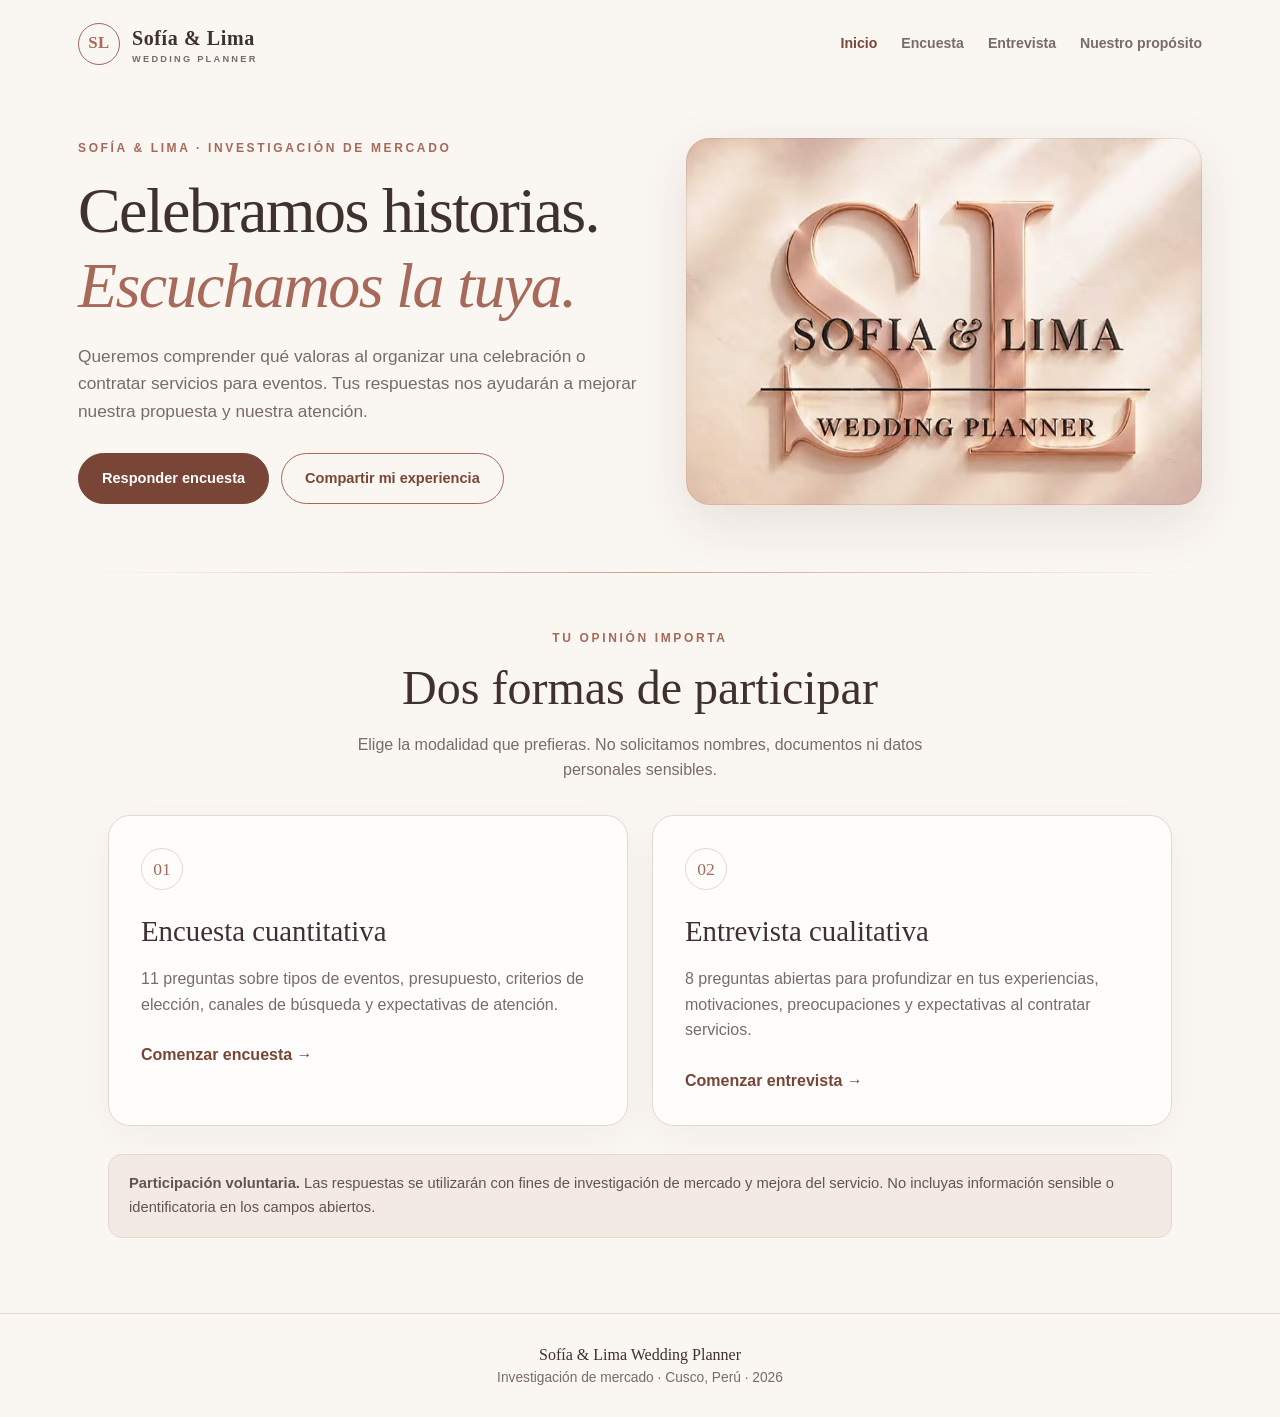
<file: index.html>
<!doctype html><html lang="es"><head><meta charset="utf-8"><meta name="viewport" content="width=device-width,initial-scale=1"><meta name="theme-color" content="#faf6f1"><meta name="description" content="Sofía & Lima Wedding Planner: comparte tu experiencia y ayúdanos a crear eventos memorables."><title>Sofía & Lima · Escuchamos tu experiencia</title><link rel="stylesheet" href="styles.css"></head>
<body><header class="site-header"><a class="wordmark" href="index.html"><span class="monogram" aria-hidden="true">SL</span><span>Sofía & Lima<small>Wedding Planner</small></span></a><nav class="main-nav" aria-label="Navegación principal"><a href="index.html" aria-current="page">Inicio</a><a href="cuantitativo.html">Encuesta</a><a href="cualitativo.html">Entrevista</a><a href="objetivos.html">Nuestro propósito</a></nav></header>
<main><section class="hero"><div class="hero-copy"><div class="eyebrow">Sofía & Lima · Investigación de mercado</div><h1>Celebramos historias.<br><em>Escuchamos la tuya.</em></h1><p class="lead">Queremos comprender qué valoras al organizar una celebración o contratar servicios para eventos. Tus respuestas nos ayudarán a mejorar nuestra propuesta y nuestra atención.</p><div class="actions"><a class="btn btn-primary" href="cuantitativo.html">Responder encuesta</a><a class="btn btn-secondary" href="cualitativo.html">Compartir mi experiencia</a></div></div><div class="brand-photo"><img src="assets/logo-sofia-lima.jpg" alt="Logotipo de Sofía & Lima Wedding Planner" width="750" height="532"></div></section>
<div class="ornament"></div><section class="wrap"><div class="section-intro"><div class="eyebrow">Tu opinión importa</div><h2>Dos formas de participar</h2><p>Elige la modalidad que prefieras. No solicitamos nombres, documentos ni datos personales sensibles.</p></div><div class="cards"><article class="card"><span class="number">01</span><h3>Encuesta cuantitativa</h3><p>11 preguntas sobre tipos de eventos, presupuesto, criterios de elección, canales de búsqueda y expectativas de atención.</p><a href="cuantitativo.html">Comenzar encuesta →</a></article><article class="card"><span class="number">02</span><h3>Entrevista cualitativa</h3><p>8 preguntas abiertas para profundizar en tus experiencias, motivaciones, preocupaciones y expectativas al contratar servicios.</p><a href="cualitativo.html">Comenzar entrevista →</a></article></div><div class="note-strip"><strong>Participación voluntaria.</strong> Las respuestas se utilizarán con fines de investigación de mercado y mejora del servicio. No incluyas información sensible o identificatoria en los campos abiertos.</div></section></main>
<footer class="site-footer"><strong>Sofía & Lima Wedding Planner</strong><div>Investigación de mercado · Cusco, Perú · 2026</div></footer></body></html>
</file>
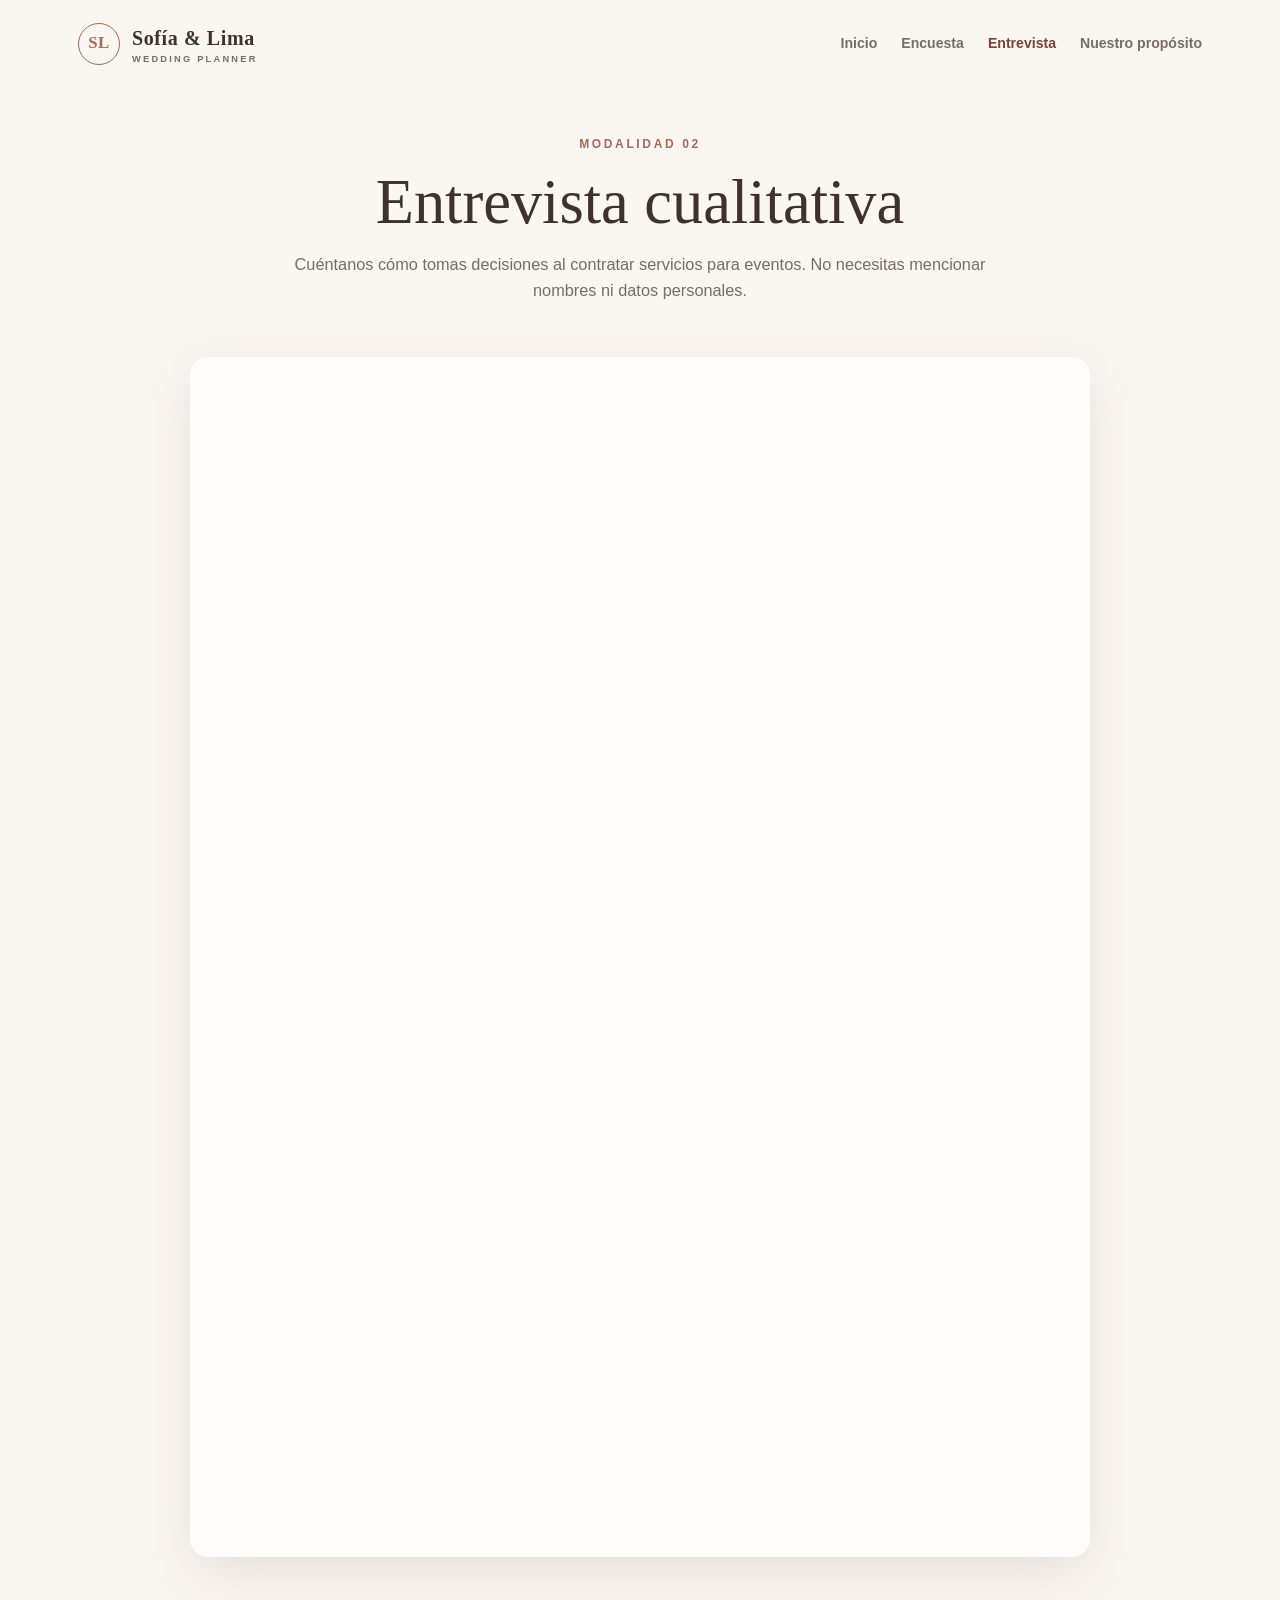
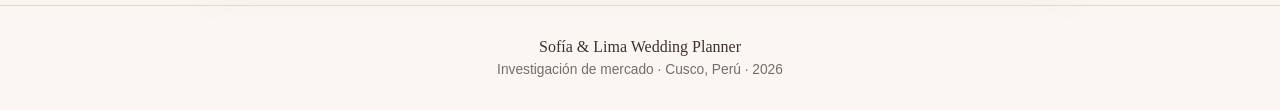
<file: cualitativo.html>
<!doctype html><html lang="es"><head><meta charset="utf-8"><meta name="viewport" content="width=device-width,initial-scale=1"><meta name="theme-color" content="#faf6f1"><title>Entrevista cualitativa · Sofía & Lima</title><link rel="stylesheet" href="styles.css"></head><body><header class="site-header"><a class="wordmark" href="index.html"><span class="monogram" aria-hidden="true">SL</span><span>Sofía & Lima<small>Wedding Planner</small></span></a><nav class="main-nav" aria-label="Navegación principal"><a href="index.html">Inicio</a><a href="cuantitativo.html">Encuesta</a><a href="cualitativo.html" aria-current="page">Entrevista</a><a href="objetivos.html">Nuestro propósito</a></nav></header><main><section class="page-head"><div class="eyebrow">Modalidad 02</div><h1 class="page-title">Entrevista cualitativa</h1><p>Cuéntanos cómo tomas decisiones al contratar servicios para eventos. No necesitas mencionar nombres ni datos personales.</p></section><div class="frame-shell"><div class="setup-warning" id="setup-warning" hidden><strong>Configuración pendiente:</strong> primero implementa Google Apps Script y pega la URL /exec en <code>config.js</code> para activar el formulario. Consulta el archivo <code>README.md</code> del paquete.</div><iframe class="embed" data-embed-form="qual" title="Entrevista cualitativa" loading="eager" referrerpolicy="strict-origin-when-cross-origin"></iframe></div></main><footer class="site-footer"><strong>Sofía & Lima Wedding Planner</strong><div>Investigación de mercado · Cusco, Perú · 2026</div></footer><script src="config.js"></script><script src="site.js"></script></body></html>
</file>
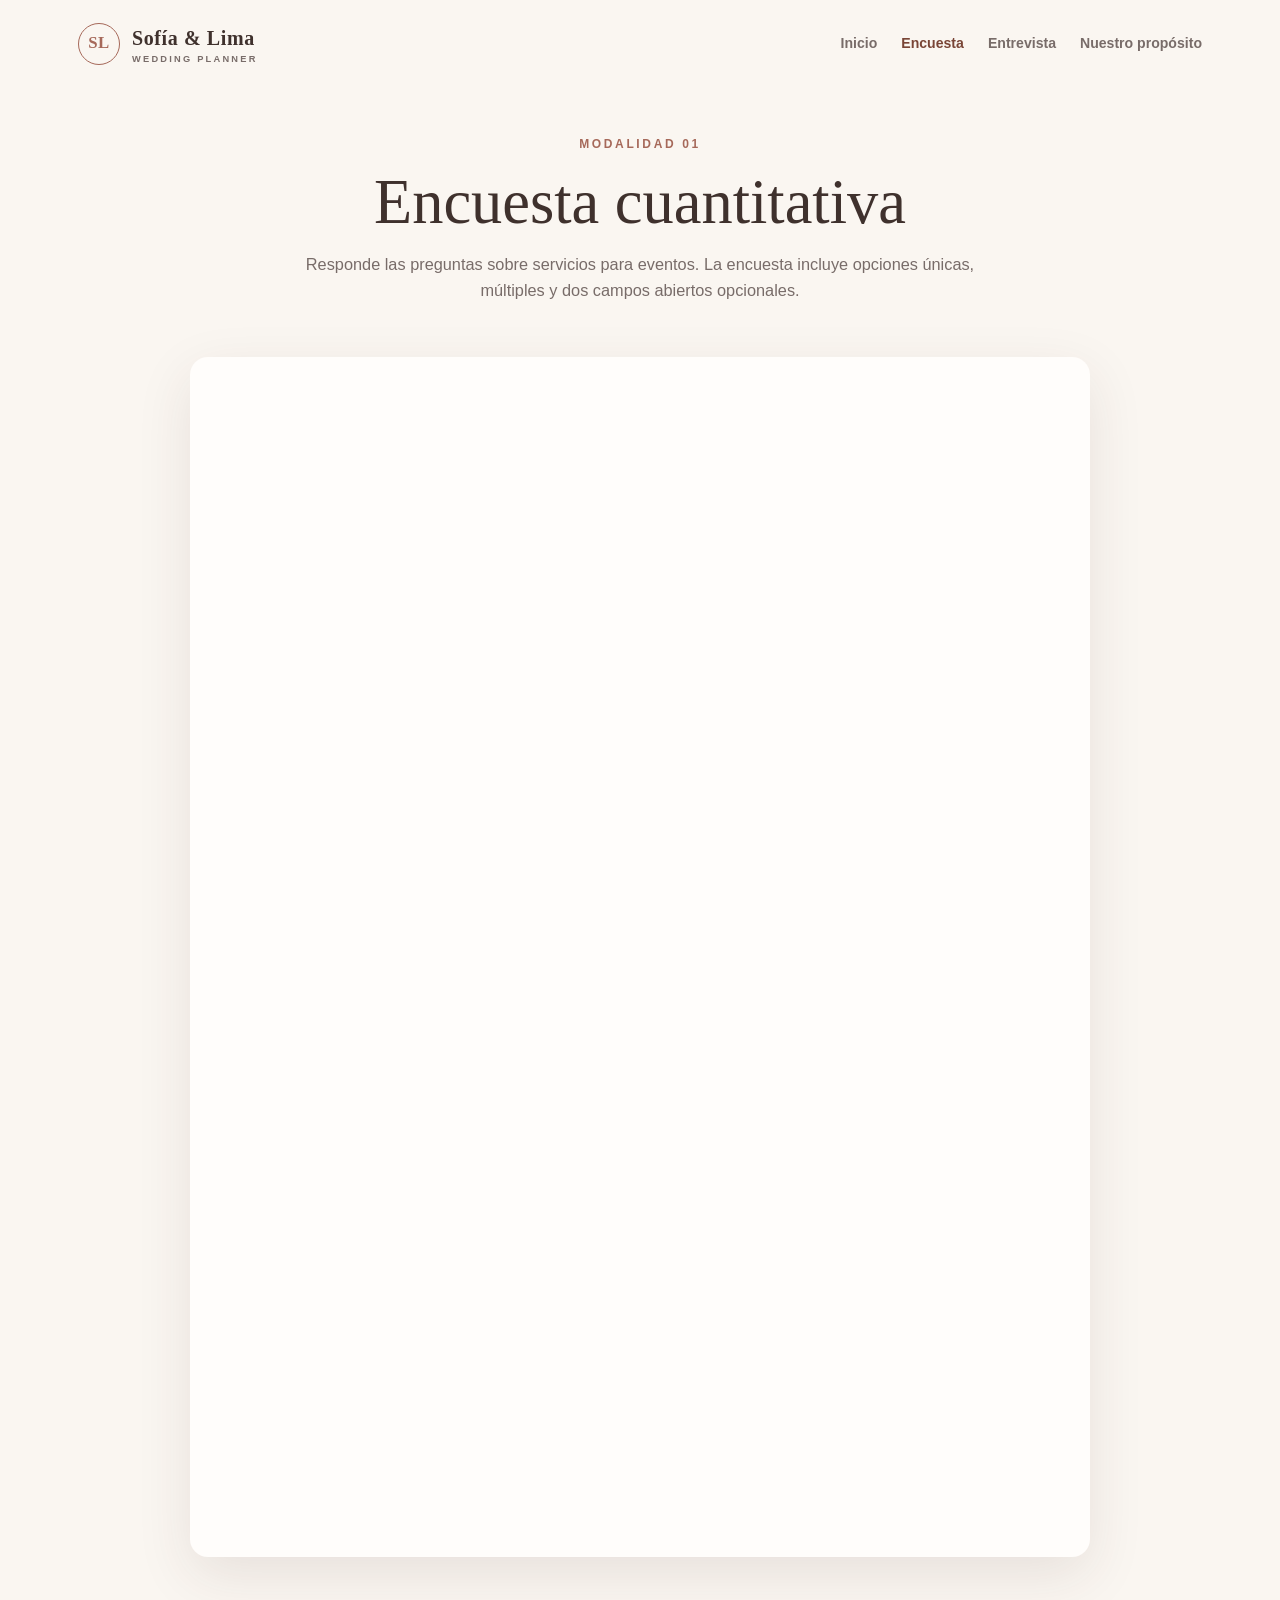
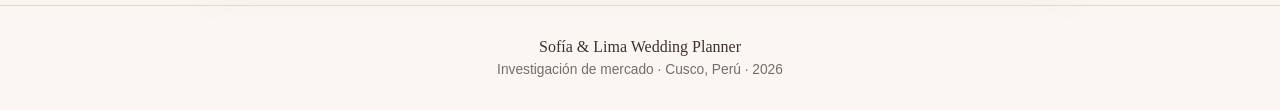
<file: cuantitativo.html>
<!doctype html><html lang="es"><head><meta charset="utf-8"><meta name="viewport" content="width=device-width,initial-scale=1"><meta name="theme-color" content="#faf6f1"><title>Encuesta cuantitativa · Sofía & Lima</title><link rel="stylesheet" href="styles.css"></head><body><header class="site-header"><a class="wordmark" href="index.html"><span class="monogram" aria-hidden="true">SL</span><span>Sofía & Lima<small>Wedding Planner</small></span></a><nav class="main-nav" aria-label="Navegación principal"><a href="index.html">Inicio</a><a href="cuantitativo.html" aria-current="page">Encuesta</a><a href="cualitativo.html">Entrevista</a><a href="objetivos.html">Nuestro propósito</a></nav></header><main><section class="page-head"><div class="eyebrow">Modalidad 01</div><h1 class="page-title">Encuesta cuantitativa</h1><p>Responde las preguntas sobre servicios para eventos. La encuesta incluye opciones únicas, múltiples y dos campos abiertos opcionales.</p></section><div class="frame-shell"><div class="setup-warning" id="setup-warning" hidden><strong>Configuración pendiente:</strong> primero implementa Google Apps Script y pega la URL /exec en <code>config.js</code> para activar el formulario. Consulta el archivo <code>README.md</code> del paquete.</div><iframe class="embed" data-embed-form="quant" title="Encuesta cuantitativa" loading="eager" referrerpolicy="strict-origin-when-cross-origin"></iframe></div></main><footer class="site-footer"><strong>Sofía & Lima Wedding Planner</strong><div>Investigación de mercado · Cusco, Perú · 2026</div></footer><script src="config.js"></script><script src="site.js"></script></body></html>
</file>
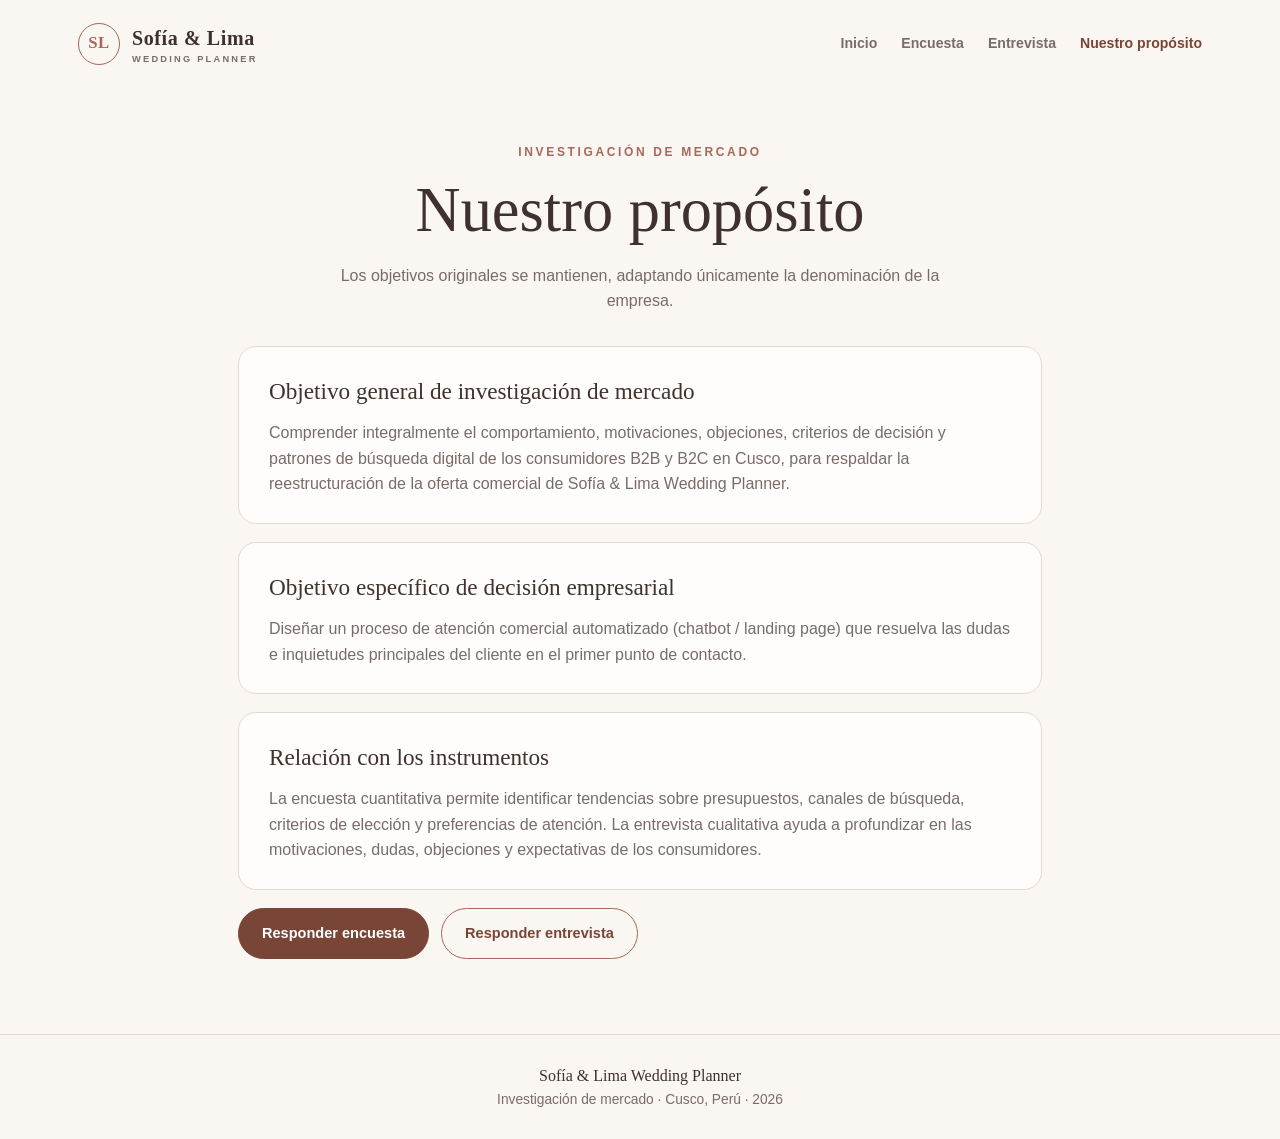
<file: objetivos.html>
<!doctype html><html lang="es"><head><meta charset="utf-8"><meta name="viewport" content="width=device-width,initial-scale=1"><title>Objetivos · Sofía & Lima</title><link rel="stylesheet" href="styles.css"></head><body><header class="site-header"><a class="wordmark" href="index.html"><span class="monogram" aria-hidden="true">SL</span><span>Sofía & Lima<small>Wedding Planner</small></span></a><nav class="main-nav" aria-label="Navegación principal"><a href="index.html">Inicio</a><a href="cuantitativo.html">Encuesta</a><a href="cualitativo.html">Entrevista</a><a href="objetivos.html" aria-current="page">Nuestro propósito</a></nav></header><main class="wrap" style="max-width:860px"><div class="section-intro"><div class="eyebrow">Investigación de mercado</div><h1 class="page-title">Nuestro propósito</h1><p>Los objetivos originales se mantienen, adaptando únicamente la denominación de la empresa.</p></div><article class="objective-box"><h3>Objetivo general de investigación de mercado</h3><p>Comprender integralmente el comportamiento, motivaciones, objeciones, criterios de decisión y patrones de búsqueda digital de los consumidores B2B y B2C en Cusco, para respaldar la reestructuración de la oferta comercial de Sofía & Lima Wedding Planner.</p></article><article class="objective-box"><h3>Objetivo específico de decisión empresarial</h3><p>Diseñar un proceso de atención comercial automatizado (chatbot / landing page) que resuelva las dudas e inquietudes principales del cliente en el primer punto de contacto.</p></article><article class="objective-box"><h3>Relación con los instrumentos</h3><p>La encuesta cuantitativa permite identificar tendencias sobre presupuestos, canales de búsqueda, criterios de elección y preferencias de atención. La entrevista cualitativa ayuda a profundizar en las motivaciones, dudas, objeciones y expectativas de los consumidores.</p></article><div class="actions"><a class="btn btn-primary" href="cuantitativo.html">Responder encuesta</a><a class="btn btn-secondary" href="cualitativo.html">Responder entrevista</a></div></main><footer class="site-footer"><strong>Sofía & Lima Wedding Planner</strong><div>Investigación de mercado · Cusco, Perú · 2026</div></footer></body></html>
</file>
<file: styles.css>
:root{--ink:#3f312d;--muted:#786c69;--copper:#a6695a;--copper-deep:#794536;--rose:#d0a092;--cream:#faf6f1;--linen:#f3eae3;--paper:#fffdfb;--line:#e5d8cf;--shadow:0 18px 55px rgba(73,43,35,.10)}
*{box-sizing:border-box}html{scroll-behavior:smooth}body{margin:0;color:var(--ink);background:var(--cream);font-family:'Segoe UI',Arial,sans-serif;line-height:1.6}a{color:inherit}button,a{touch-action:manipulation}a:focus-visible,button:focus-visible{outline:3px solid var(--rose);outline-offset:3px}
.site-header{display:flex;justify-content:space-between;align-items:center;gap:20px;max-width:1180px;padding:22px 28px;margin:auto}.wordmark{display:flex;align-items:center;gap:12px;text-decoration:none;color:var(--ink);font-family:Georgia,serif;font-size:1.25rem;font-weight:600;letter-spacing:.03em}.monogram{width:42px;height:42px;display:grid;place-items:center;border:1px solid var(--copper);border-radius:50%;color:var(--copper);font-family:Georgia,serif;font-size:1.05rem}.wordmark span small{display:block;font-family:'Segoe UI',Arial,sans-serif;color:var(--muted);font-size:.58rem;letter-spacing:.24em;font-weight:600;text-transform:uppercase;line-height:1.2}.main-nav{display:flex;align-items:center;gap:24px}.main-nav a{text-decoration:none;font-size:.88rem;color:var(--muted);font-weight:600}.main-nav a:hover,.main-nav a[aria-current=page]{color:var(--copper-deep)}
.hero{max-width:1180px;margin:28px auto 44px;padding:0 28px;display:grid;grid-template-columns:1.04fr .96fr;gap:48px;align-items:center}.hero-copy{padding:24px 0}.eyebrow{text-transform:uppercase;letter-spacing:.22em;color:var(--copper);font-size:.75rem;font-weight:700}.hero h1,.page-title,h2{font-family:Georgia,'Times New Roman',serif;font-weight:400;line-height:1.16}.hero h1{font-size:clamp(2.6rem,5vw,4.85rem);margin:16px 0 20px;letter-spacing:-.025em}.hero h1 em{color:var(--copper);font-weight:400}.lead{font-size:1.08rem;color:var(--muted);max-width:590px;margin:0 0 27px}.actions{display:flex;flex-wrap:wrap;gap:12px}.btn{display:inline-flex;align-items:center;justify-content:center;text-align:center;text-decoration:none;border-radius:999px;padding:13px 23px;font-weight:700;font-size:.91rem;border:1px solid var(--copper);min-height:48px;transition:transform .2s,background .2s}.btn:hover{transform:translateY(-2px)}.btn-primary{background:var(--copper-deep);border-color:var(--copper-deep);color:white}.btn-secondary{background:transparent;color:var(--copper-deep)}
.brand-photo{background:#f0e1d9;border-radius:24px;overflow:hidden;box-shadow:var(--shadow);position:relative}.brand-photo img{display:block;width:100%;height:auto;object-fit:contain}.brand-photo:after{content:'';position:absolute;inset:0;border:1px solid rgba(161,109,89,.17);border-radius:24px;pointer-events:none}.ornament{height:1px;max-width:1100px;margin:0 auto;background:linear-gradient(to right,transparent,var(--rose),transparent)}
.wrap{max-width:1120px;margin:auto;padding:56px 28px 75px}.section-intro{text-align:center;max-width:640px;margin:0 auto 32px}.section-intro h2{font-size:clamp(2rem,4vw,3rem);margin:12px 0}.section-intro p,.muted{color:var(--muted)}.cards{display:grid;grid-template-columns:repeat(2,minmax(0,1fr));gap:24px}.card{background:var(--paper);border:1px solid var(--line);border-radius:22px;padding:32px;box-shadow:0 12px 36px rgba(81,55,45,.045)}.card .number{display:inline-grid;place-items:center;width:42px;height:42px;border-radius:50%;border:1px solid var(--line);font-family:Georgia,serif;color:var(--copper);font-size:1.1rem}.card h3{font-family:Georgia,serif;font-weight:400;font-size:1.8rem;margin:18px 0 12px}.card p{color:var(--muted);margin:0 0 25px}.card a{text-decoration:none;font-weight:700;color:var(--copper-deep)}.note-strip{background:var(--linen);border:1px solid var(--line);padding:17px 20px;border-radius:14px;margin-top:28px;color:#63544f;font-size:.92rem}
.page-head{text-align:center;max-width:870px;margin:20px auto 26px;padding:28px 20px}.page-title{font-size:clamp(2.4rem,5vw,3.9rem);margin:12px 0}.page-head p{color:var(--muted);font-size:1.02rem;max-width:700px;margin:0 auto}.frame-shell{max-width:940px;margin:0 auto 48px;padding:0 20px}.embed{display:block;border:0;width:100%;height:1200px;background:var(--paper);border-radius:18px;box-shadow:var(--shadow)}.embed:not(.is-loaded){background:linear-gradient(100deg,#fffaf5,#f4ebe6,#fffaf5);background-size:200%;animation:fade 2s linear infinite}@keyframes fade{to{background-position:200%}}.setup-warning{background:#fff9ed;border:1px solid #e4c9a7;color:#644c35;padding:23px;border-radius:18px;line-height:1.7}.setup-warning a{font-weight:700}.objective-box{padding:26px 30px;border:1px solid var(--line);background:var(--paper);border-radius:18px;margin:18px 0}.objective-box h3{font-family:Georgia,serif;font-size:1.45rem;font-weight:normal;margin:0 0 10px}.objective-box p{margin:0;color:var(--muted)}
.site-footer{border-top:1px solid var(--line);padding:28px 20px;text-align:center;color:var(--muted);font-size:.86rem}.site-footer strong{font-family:Georgia,serif;color:var(--ink);font-size:1rem;font-weight:normal}
@media(max-width:820px){.hero{grid-template-columns:1fr;gap:26px}.hero-copy{text-align:center;order:1}.hero .lead{margin-left:auto;margin-right:auto}.actions{justify-content:center}.brand-photo{order:0;max-width:620px;margin:auto}.cards{grid-template-columns:1fr}.site-header{flex-direction:column}.main-nav{gap:15px;justify-content:center;flex-wrap:wrap}}
@media(max-width:560px){.site-header{padding:17px 15px}.main-nav a{font-size:.78rem}.hero{padding:0 18px;margin:8px auto 20px}.hero h1{font-size:2.5rem}.wrap{padding:40px 18px 50px}.card{padding:24px}.frame-shell{padding:0 8px}.embed{border-radius:10px}.page-head{padding:15px 18px}.brand-photo{border-radius:14px}}
</file>
